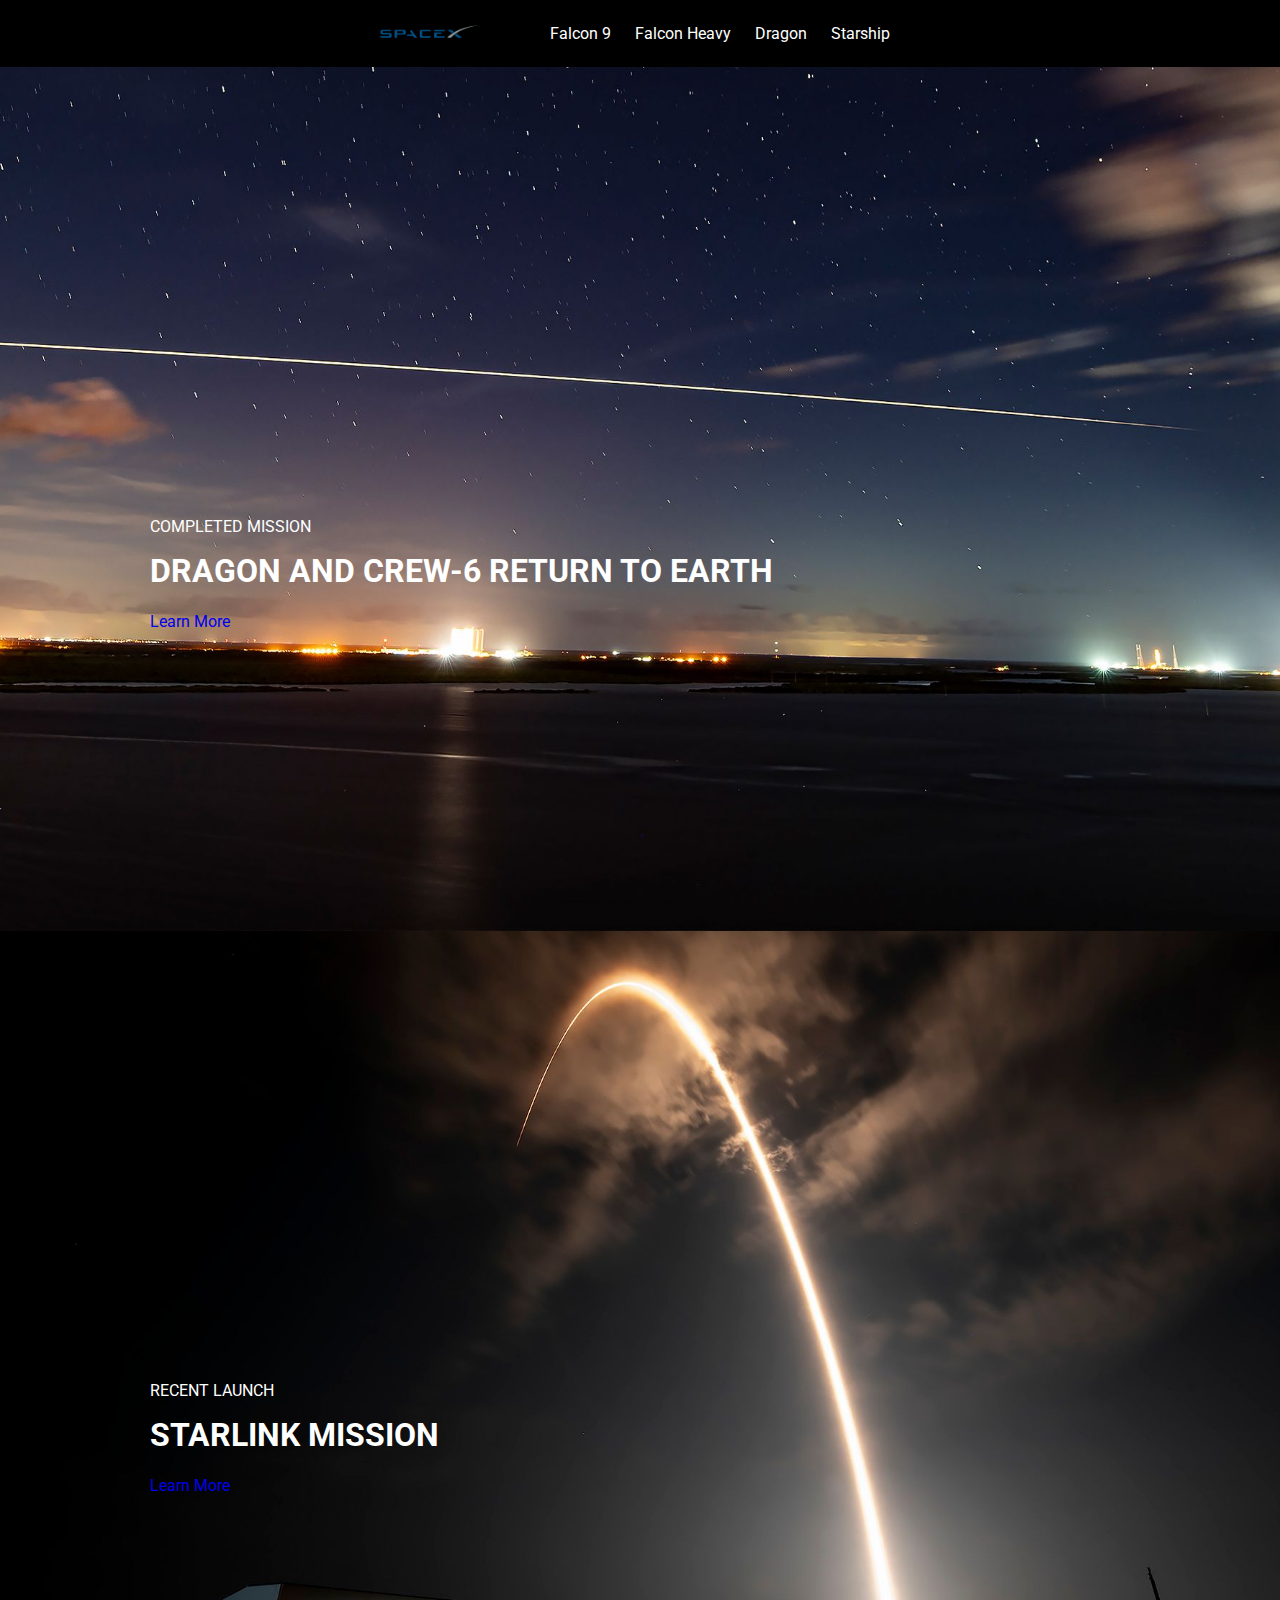
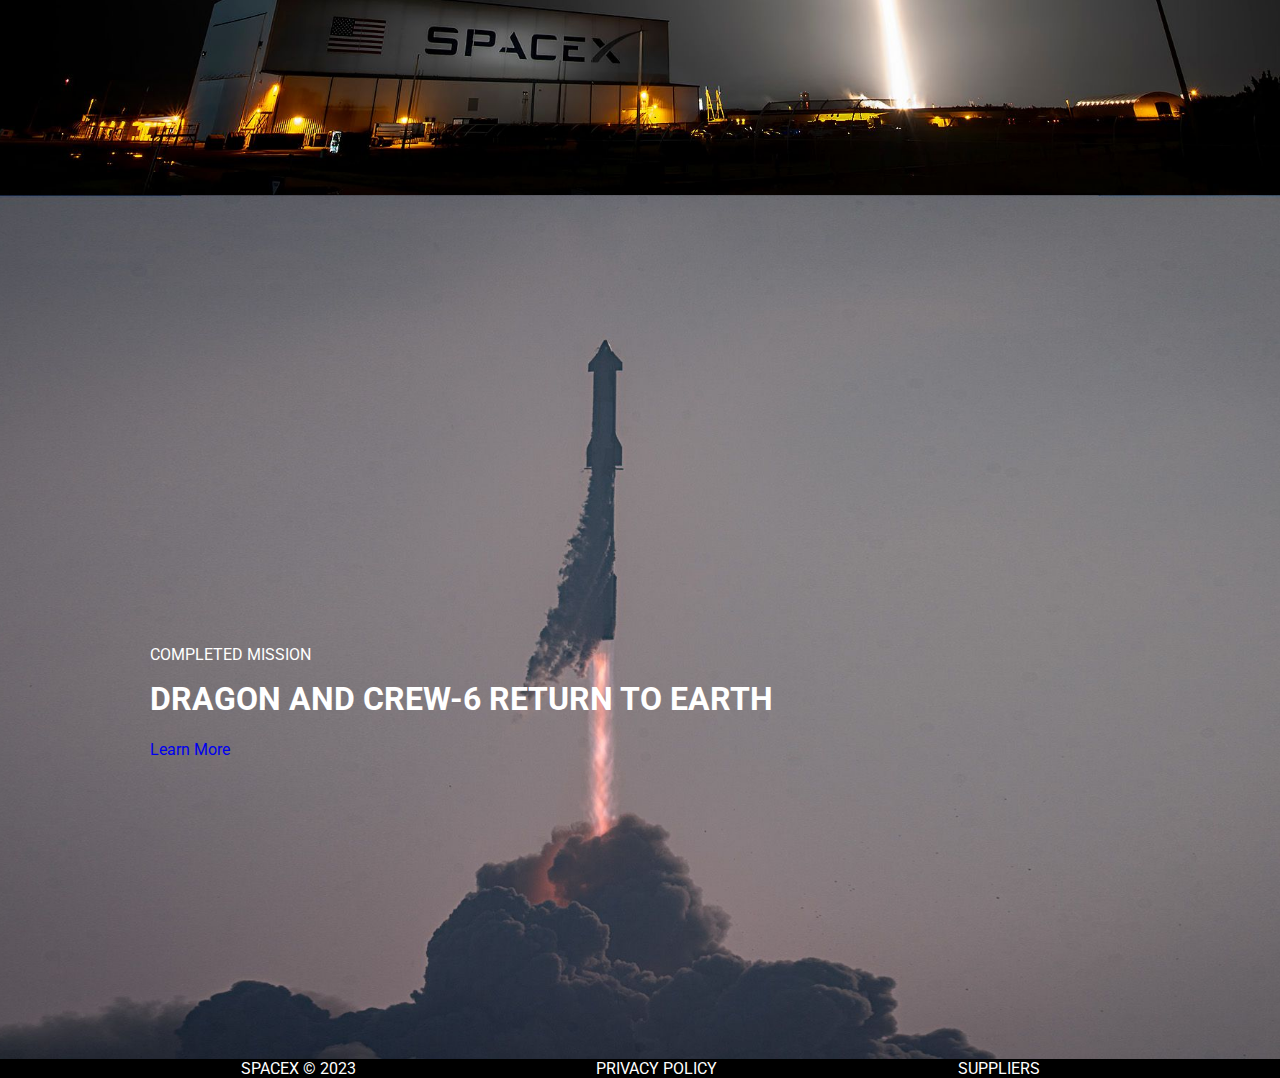
<file: index.html>
<!DOCTYPE html>
<html lang="en">
<head>
    <meta charset="UTF-8">
    <meta name="viewport" content="width=device-width, initial-scale=1.0">
    <link rel="stylesheet" href="css/style.css">
    <title>Space X</title>
</head>
<body>
    <!-- HEADER -->
    <header>
        <nav>
            <a href="index.html"><img src="img/SpaceX.png" alt="logo spaceX"></a>
            
            <ul>
                <li><a href="html/falcon-9.html">Falcon 9</a></li>
                <li><a href="html/falcon-heavy.html">Falcon Heavy</a></li>
                <li><a href="html/dragon.html">Dragon</a></li>
                <li><a href="html/star-ship.html">Starship</a></li>
            </ul>
        </nav>
    </header>

    <!-- MAIN -->
    <main>
        <section class="background-home">
            <div class="news">
                <p>COMPLETED MISSION</p>
                <H1>DRAGON AND CREW-6 RETURN TO EARTH</H1>
                <a href="html/dragon.html">Learn More</a>
            </div>
        </section>

        <section class="background-home-starlink">
            <div class="news">
                <p>RECENT LAUNCH</p>
                <H1>STARLINK MISSION</H1>
                <a href="html/dragon.html">Learn More</a>
            </div>
        </section>
        
        <section class="background-home-testingFlight">
            <div class="news">
                <p>COMPLETED MISSION</p>
                <H1>DRAGON AND CREW-6 RETURN TO EARTH</H1>
                <a href="html/dragon.html">Learn More</a>
            </div>
        </section>
    </main>

    <!-- FOOTER -->
    <footer>
        <span>SpaceX © 2023</span>
        <a href="http://">Privacy Policy</a>
        <a href="http://">Suppliers</a>
    </footer>
</body>
</html>
</file>
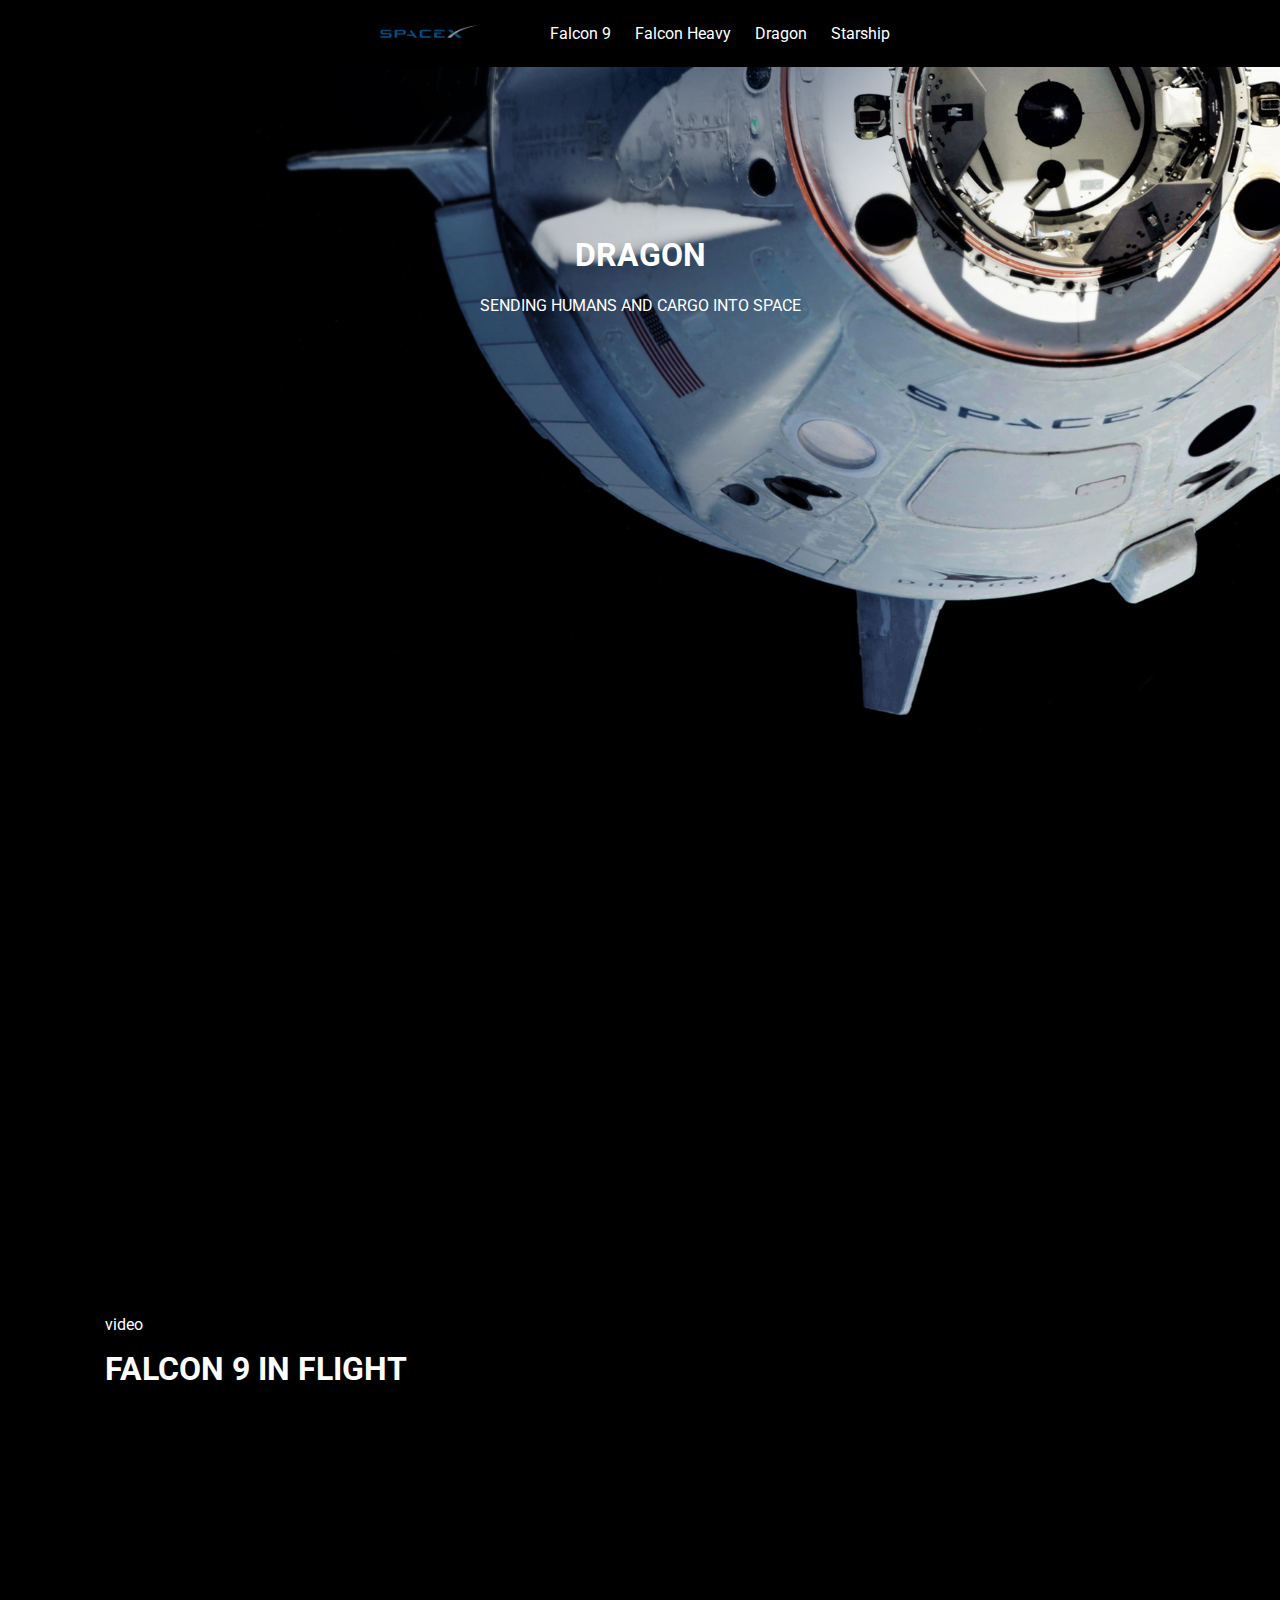
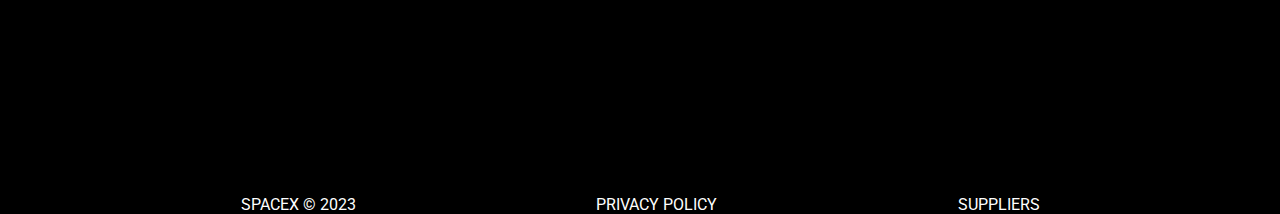
<file: html/dragon.html>
<!DOCTYPE html>
<html lang="en">
<head>
    <meta charset="UTF-8">
    <meta name="viewport" content="width=device-width, initial-scale=1.0">
    <link rel="stylesheet" href="../css/style.css">
    <title>Space X</title>
</head>
<body>
    
    <header>
        <nav>
            <a href="../index.html"><img src="../img/SpaceX.png" alt="logo spaceX"></a>
            <ul>
                <li><a href="falcon-9.html">Falcon 9</a></li>
                <li><a href="falcon-heavy.html">Falcon Heavy</a></li>
                <li><a href="dragon.html">Dragon</a></li>
                <li><a href="star-ship.html">Starship</a></li>
            </ul>
        </nav>
    </header>
    <main>
        <section class="background-dragon">
            <div class="title">
                <H1>DRAGON</H1>
                <p>SENDING HUMANS AND CARGO INTO SPACE</p>
            </div>
        </section>

        <section class="background-black">
            <div class="video-description">
                <p>video</p>
                <H1>FALCON 9 IN FLIGHT</H1>
            </div>

            <div class="video">
                <iframe width="560" height="315" src="https://www.youtube.com/embed/Z4TXCZG_NEY?si=bfbbl_rg5cwWTu4b" title="YouTube video player" frameborder="0" allow="accelerometer; autoplay; clipboard-write; encrypted-media; gyroscope; picture-in-picture; web-share" allowfullscreen></iframe>
            </div>
        </section>
    </main>

    <footer>
        <span>SpaceX © 2023</span>
        <a href="http://">Privacy Policy</a>
        <a href="http://">Suppliers</a>
    </footer>
</body>
</html>
</file>
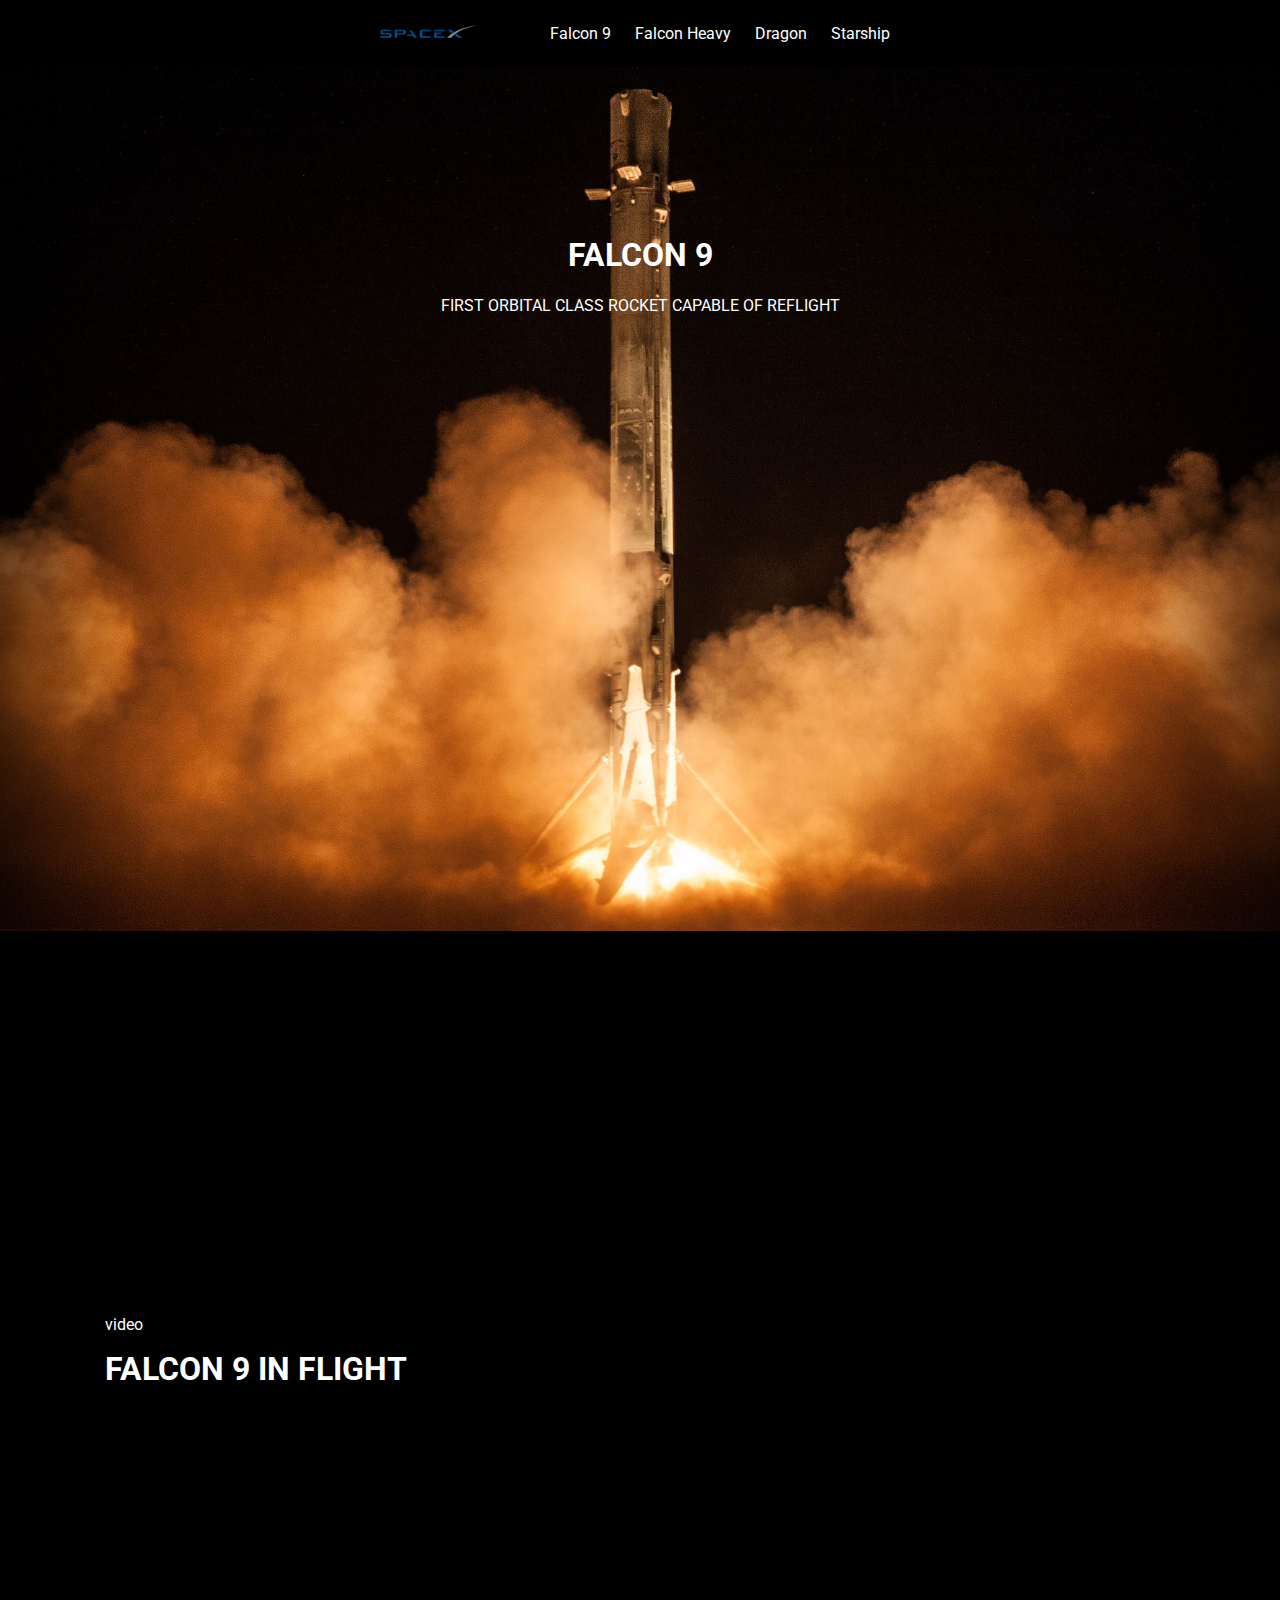
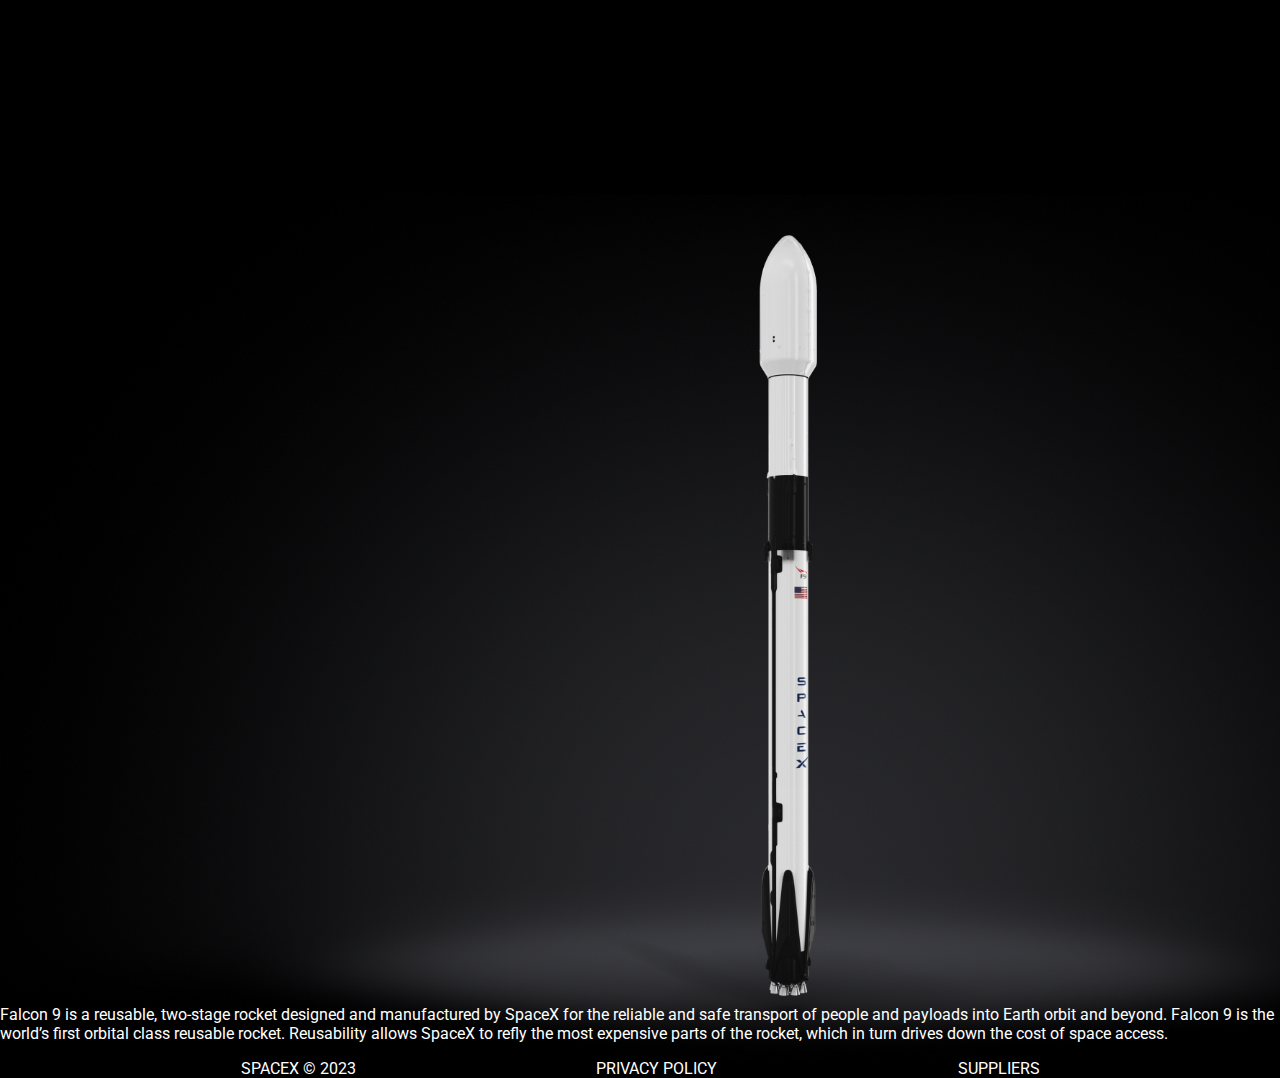
<file: html/falcon-9.html>
<!DOCTYPE html>
<html lang="en">
<head>
    <meta charset="UTF-8">
    <meta name="viewport" content="width=device-width, initial-scale=1.0">
    <link rel="stylesheet" href="../css/style.css">
    <title>SpaceX</title>
</head>
<body>
    
    <header>
        <nav>
            <a href="../index.html"><img src="../img/SpaceX.png" alt="logo spaceX"></a>
            <ul>
                <li><a href="falcon-9.html">Falcon 9</a></li>
                <li><a href="falcon-heavy.html">Falcon Heavy</a></li>
                <li><a href="dragon.html">Dragon</a></li>
                <li><a href="star-ship.html">Starship</a></li>
            </ul>
        </nav>
    </header>
    <main>
        <section class="background-falcon-9">
            <div class="title">
                <H1>FALCON 9</H1>
                <p>FIRST ORBITAL CLASS ROCKET CAPABLE OF REFLIGHT</p>
            </div>
        </section>

        <section class="background-black">
            <div class="video-description">
                <p>video</p>
                <H1>FALCON 9 IN FLIGHT</H1>
            </div>

            <div class="video">
                <iframe width="560" height="315" src="https://www.youtube.com/embed/Z4TXCZG_NEY?si=bfbbl_rg5cwWTu4b" title="YouTube video player" frameborder="0" allow="accelerometer; autoplay; clipboard-write; encrypted-media; gyroscope; picture-in-picture; web-share" allowfullscreen></iframe>
            </div>
        </section>

        <section class="background-descripcion">
            <div class="description-f9">
                <p class="parrafo-description">Falcon 9 is a reusable, two-stage rocket designed and manufactured by SpaceX for the reliable and safe transport of people and payloads into Earth orbit and beyond. Falcon 9 is the world’s first orbital class reusable rocket. Reusability allows SpaceX to refly the most expensive parts of the rocket, which in turn drives down the cost of space access.</p>
            </div>
        </section>
    </main>

    <footer>
        <span>SpaceX © 2023</span>
        <a href="http://">Privacy Policy</a>
        <a href="http://">Suppliers</a>
    </footer>
</body>
</html>
</file>
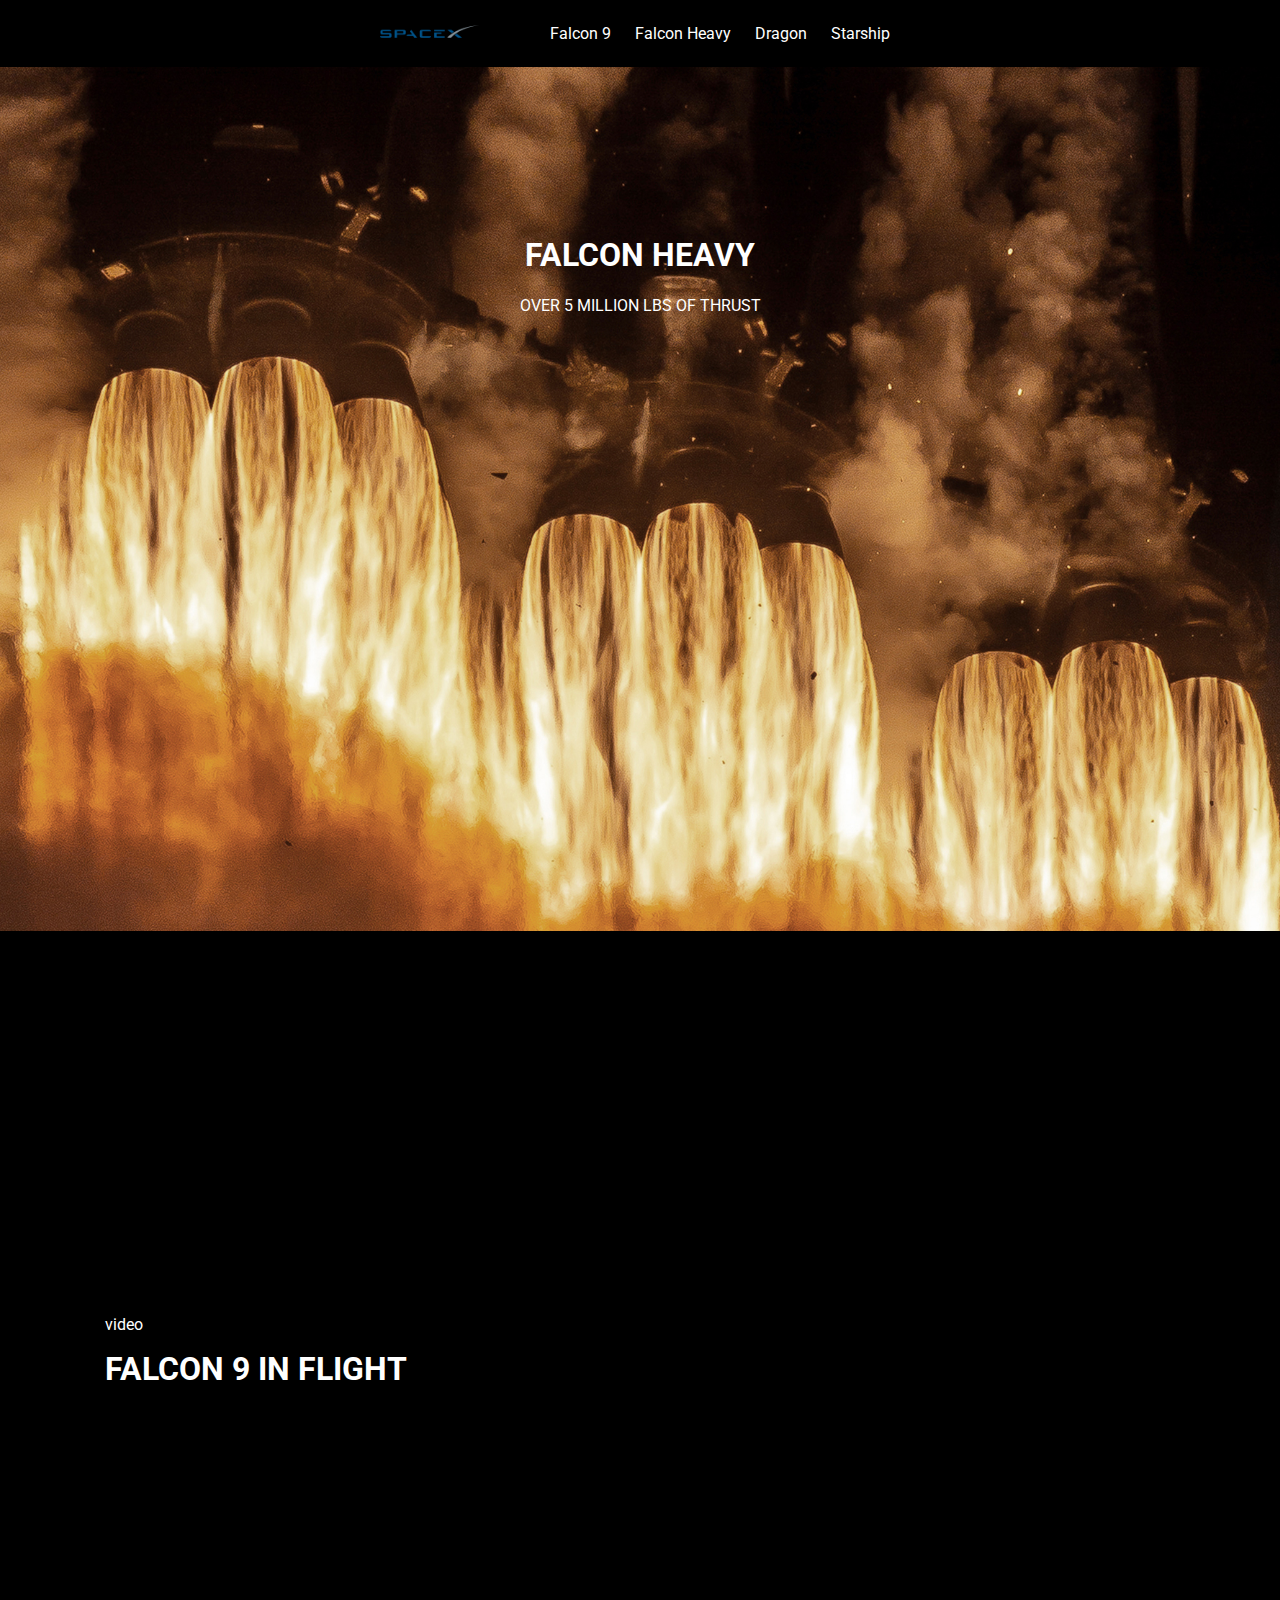
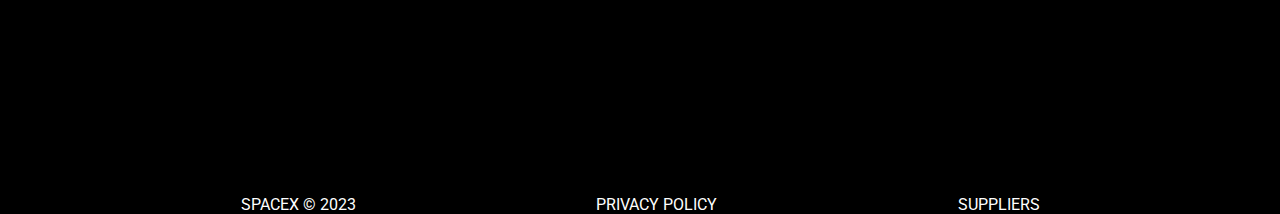
<file: html/falcon-heavy.html>
<!DOCTYPE html>
<html lang="en">
<head>
    <meta charset="UTF-8">
    <meta name="viewport" content="width=device-width, initial-scale=1.0">
    <link rel="stylesheet" href="../css/style.css">
    <title>Space X</title>
</head>
<body>
    
    <header>
        <nav>
            <a href="../index.html"><img src="../img/SpaceX.png" alt="logo spaceX"></a>
            <ul>
                <li><a href="falcon-9.html">Falcon 9</a></li>
                <li><a href="falcon-heavy.html">Falcon Heavy</a></li>
                <li><a href="dragon.html">Dragon</a></li>
                <li><a href="star-ship.html">Starship</a></li>
            </ul>
        </nav>
    </header>
    <main>
        <section class="background-falcon-heavy">
            <div class="title">
                <H1>FALCON HEAVY</H1>
                <p>OVER 5 MILLION LBS OF THRUST</p>
            </div>
        </section>

        <section class="background-black">
            <div class="video-description">
                <p>video</p>
                <H1>FALCON 9 IN FLIGHT</H1>
            </div>

            <div class="video">
                <iframe width="560" height="315" src="https://www.youtube.com/embed/Z4TXCZG_NEY?si=bfbbl_rg5cwWTu4b" title="YouTube video player" frameborder="0" allow="accelerometer; autoplay; clipboard-write; encrypted-media; gyroscope; picture-in-picture; web-share" allowfullscreen></iframe>
            </div>
        </section>
    </main>

    <footer>
        <span>SpaceX © 2023</span>
        <a href="http://">Privacy Policy</a>
        <a href="http://">Suppliers</a>
    </footer>
</body>
</html>
</file>
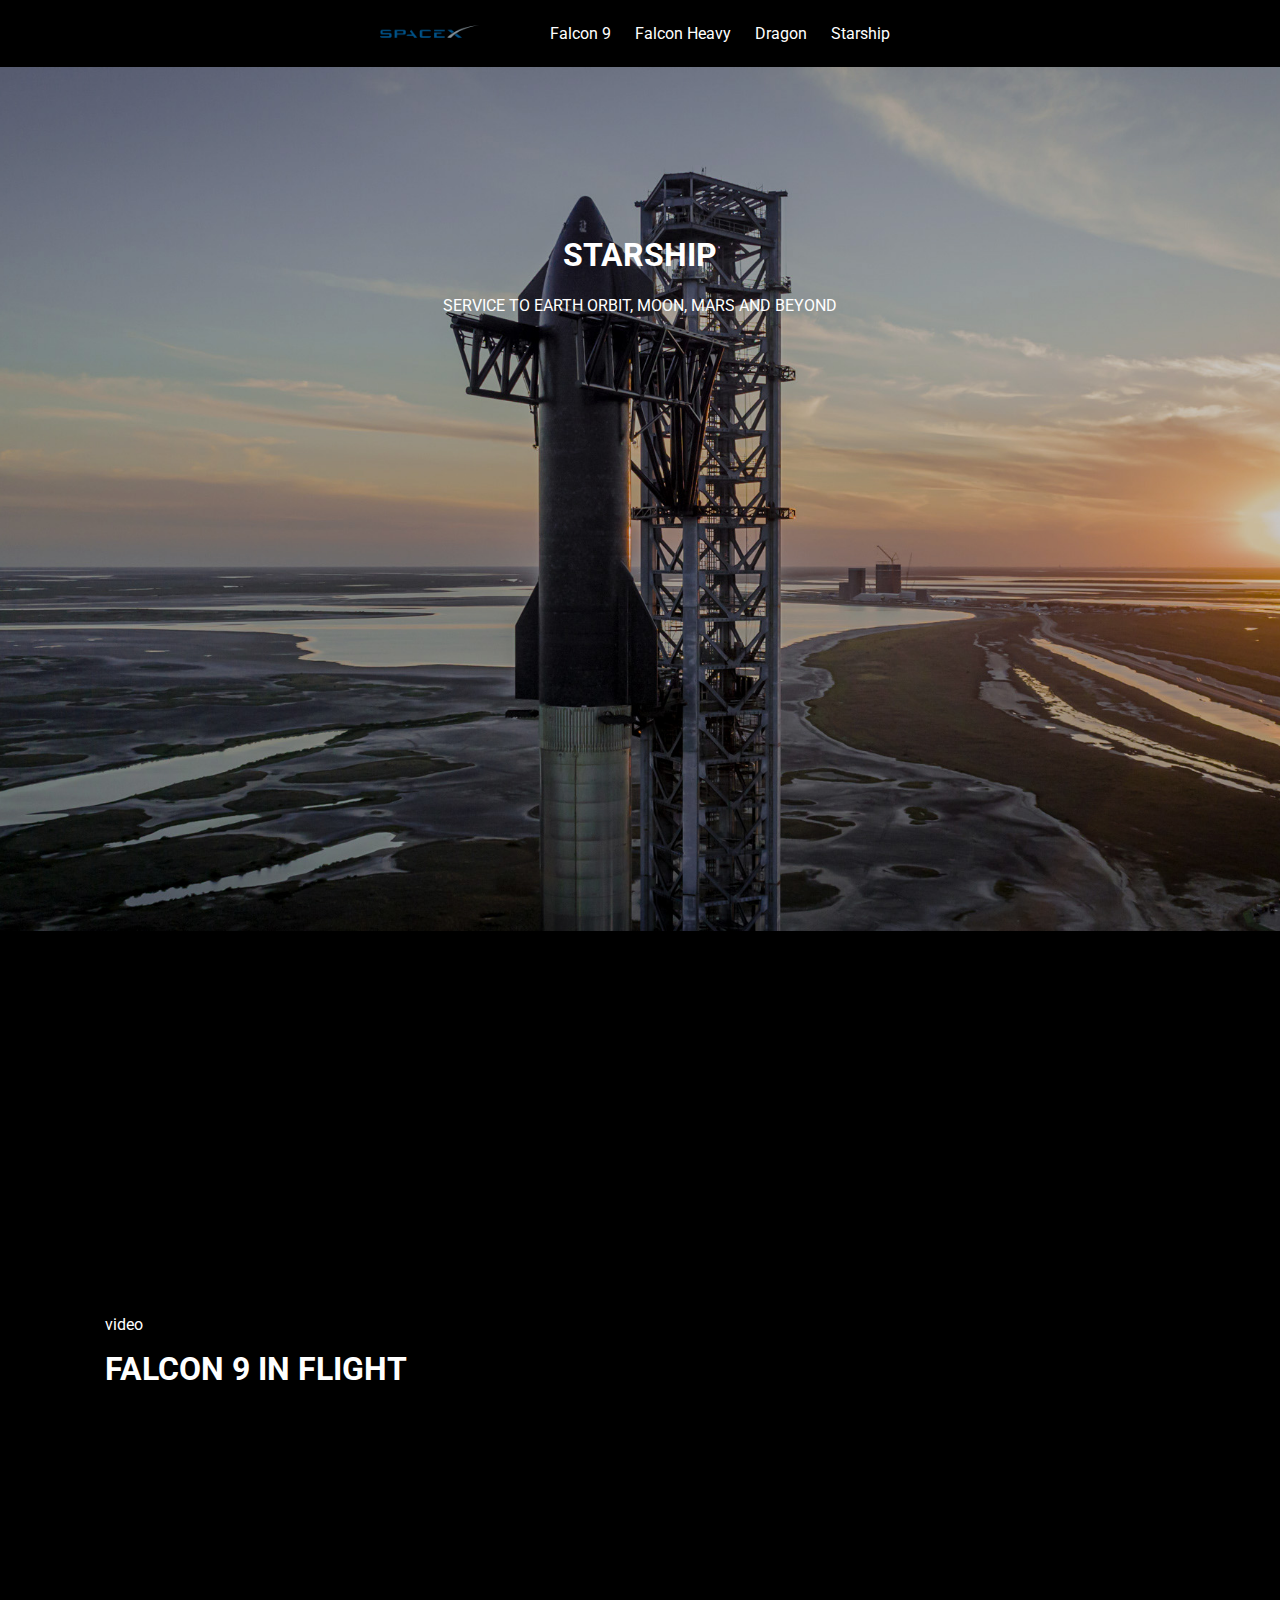
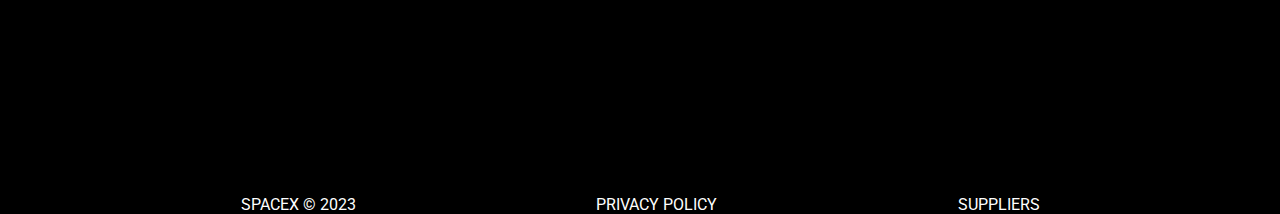
<file: html/star-ship.html>
<!DOCTYPE html>
<html lang="en">
<head>
    <meta charset="UTF-8">
    <meta name="viewport" content="width=device-width, initial-scale=1.0">
    <link rel="stylesheet" href="../css/style.css">
    <title>Space X</title>
</head>
<body>
    
    <header>
        <nav>
            <a href="../index.html"><img src="../img/SpaceX.png" alt="logo spaceX"></a>
            <ul>
                <li><a href="falcon-9.html">Falcon 9</a></li>
                <li><a href="falcon-heavy.html">Falcon Heavy</a></li>
                <li><a href="dragon.html">Dragon</a></li>
                <li><a href="star-ship.html">Starship</a></li>
            </ul>
        </nav>
    </header>
    <main>
        <section class="background-star-ship">
            <div class="title">
                <H1>STARSHIP</H1>
                <p>SERVICE TO EARTH ORBIT, MOON, MARS AND BEYOND</p>
            </div>
        </section>

        <section class="background-black">
            <div class="video-description">
                <p>video</p>
                <H1>FALCON 9 IN FLIGHT</H1>
            </div>

            <div class="video">
                <iframe width="560" height="315" src="https://www.youtube.com/embed/Z4TXCZG_NEY?si=bfbbl_rg5cwWTu4b" title="YouTube video player" frameborder="0" allow="accelerometer; autoplay; clipboard-write; encrypted-media; gyroscope; picture-in-picture; web-share" allowfullscreen></iframe>
            </div>
        </section>
    </main>

    <footer>
        <span>SpaceX © 2023</span>
        <a href="http://">Privacy Policy</a>
        <a href="http://">Suppliers</a>
    </footer>
</body>
</html>
</file>
<file: css/style.css>
@import url('https://fonts.googleapis.com/css2?family=Roboto&display=swap');

body{
    font-family: 'Roboto', sans-serif;
    margin: 0;
    padding: 0;
    height: 100%;
}
nav{
    display: flex; /* Utiliza flexbox para centrar */
    justify-content: center; /* Centra los elementos horizontalmente */
    align-items: center;
    background-color: #000;/* Color de fondo del navbar */
    
}

nav img{
    width: 100px;
    margin-right: 20px;
}


li{
    display: inline-block;
    padding: 0 10px;
}

li a{
    text-decoration: none;
    color: #fff;
}

.background-home {
    background-image: url(../img/Crew_6_Desktop_9857f5c2f0.jpg);
    height: 96vh;
    background-position: center center;
    background-repeat: no-repeat;
    background-size: cover;
}

.background-home-starlink{
    background-image: url(../img/starlink.jpg);
    height: 96vh;
    background-position: center center;
    background-repeat: no-repeat;
    background-size: cover;
}
.background-home-testingFlight{
    background-image: url(../img/Testflight.jpg);
    height: 96vh;
    background-position: center center;
    background-repeat: no-repeat;
    background-size: cover;
}

p{
 margin-top: 0;
 color: #fff;
}

h1{
    margin-top: 0;
    color: #fff;
}

section{
    display: flex;
    flex-direction: column-reverse;
   
}

/* contenedor de los titulos de dragon,falcon9,falconHeavy,starship */
.title{
    display: flex;
    flex-direction: column;
    align-items: center;
    margin-bottom: 600px;
}

section a {
    text-decoration: none;
}

.news{
    display: flex;
    flex-direction: column;
    margin-bottom: 300px;
    margin-left: 150px;

}


footer{
    display: flex;
    align-items: center;
    justify-content: space-evenly;
    text-align: center;
    background: #000;
    text-transform: uppercase;
}

footer span{
    color: #fff;
}

footer a{
    color: #fff;
    text-decoration: none;
}

/* estilos especificos falcon9.html */

.background-falcon-9 {
    background-image: url(../img/f9_feature.jpg);
    height: 96vh;
    background-position: center center;
    background-repeat: no-repeat;
    background-size: cover;
}

.background-black{
    display: flex;
    justify-content: space-around;
    background-color: black;
    height: 96vh;
    flex-direction: row;
    align-items: center;
}

.video-description{
    display: flex;
    flex-direction: column;

}

.video{
    display: flex;
}

.background-descripcion {
    background-image: url(../img/f9.jpg);
    height: 96vh;
    background-position: center center;
    background-repeat: no-repeat;
    background-size: cover;
}

.description-f9{
    display: flex;
    justify-content: space-evenly;
    align-items: center;
    align-content: center;
}

.parrafo-description{
    display: flex;
    flex-direction: column;
    justify-content: left;
}

/* estilos especificos dragon.html */

.background-dragon {
    background-image: url(../img/dragon_feature.jpg);
    height: 96vh;
    background-position: center center;
    background-repeat: no-repeat;
    background-size: cover;
}

/* estilos especificos falcon-heavy.html */

.background-falcon-heavy {
    background-image: url(../img/fh_feature.jpg);
    height: 96vh;
    background-position: center center;
    background-repeat: no-repeat;
    background-size: cover;
}

/* estilos especificos star-ship.html */

.background-star-ship {
    background-image: url(../img/Starhip_website.jpg);
    height: 96vh;
    background-position: center center;
    background-repeat: no-repeat;
    background-size: cover;
}
</file>
